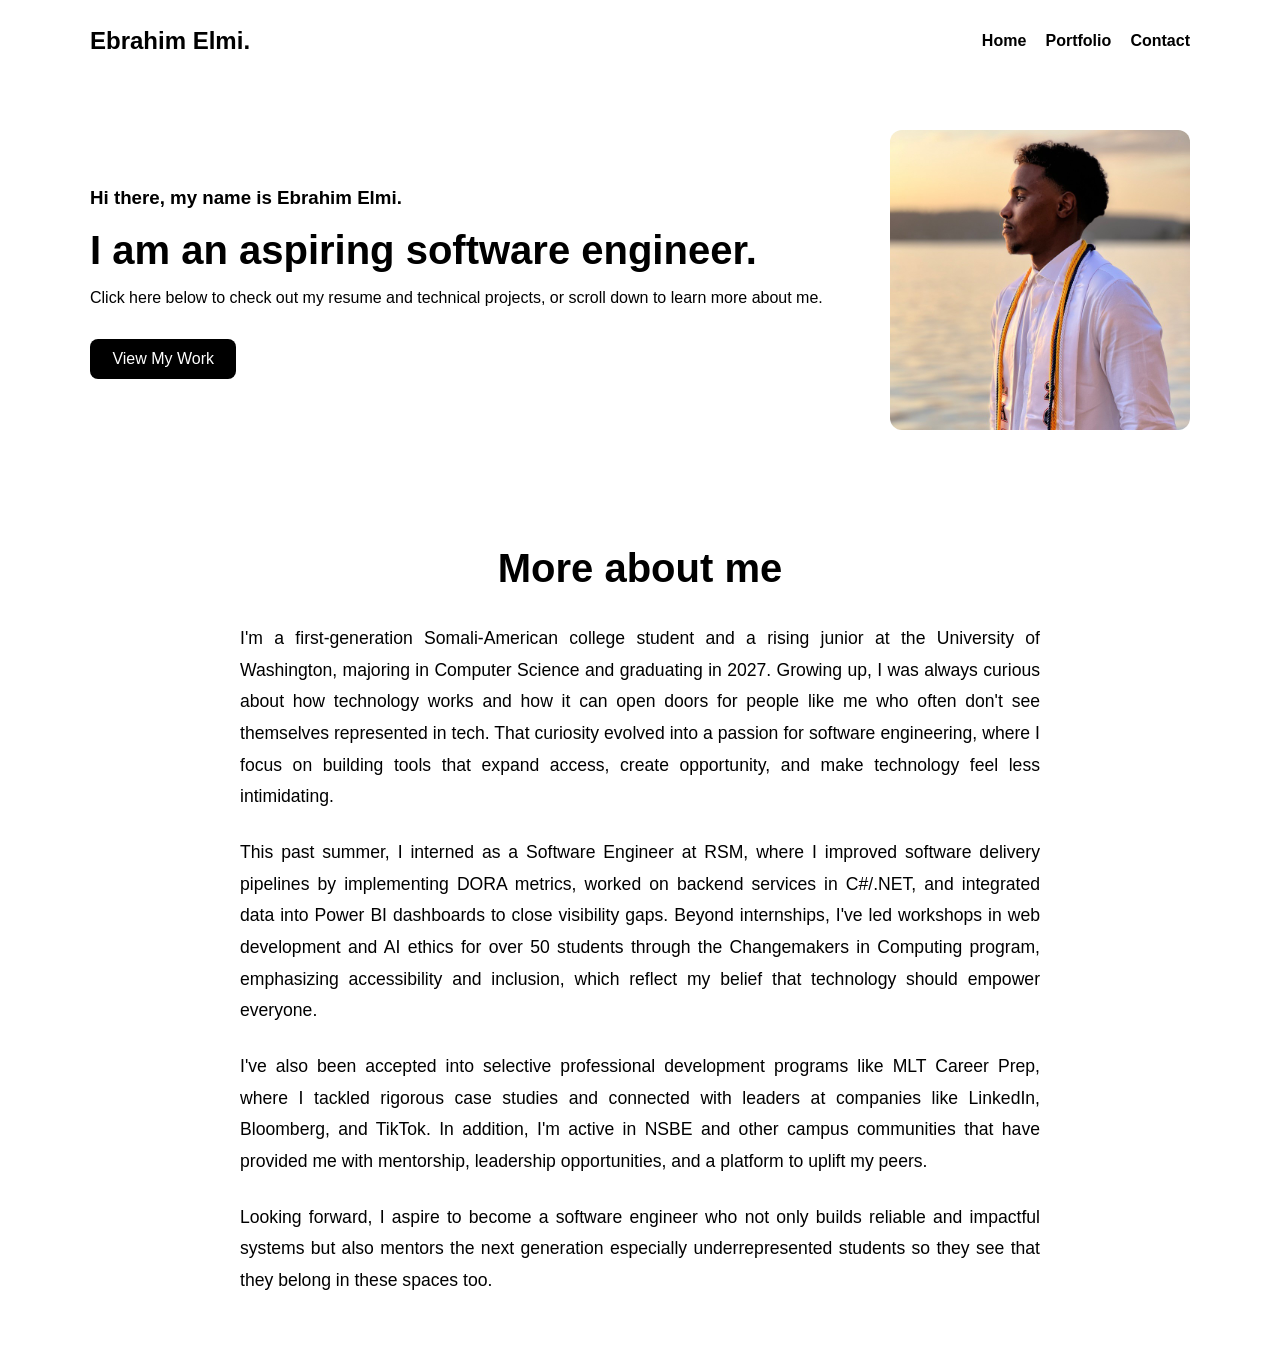
<file: index.html>
<!DOCTYPE html>
<html lang="en">
<head>
  <meta charset="UTF-8" />
  <meta name="viewport" content="width=device-width, initial-scale=1" />
  <title>Ebrahim Elmi — Portfolio</title>
  <link rel="stylesheet" href="styles.css?v=2" />
</head>
<body>
  <header>
    <nav class="nav container">
      <a href="index.html" class="logo">Ebrahim Elmi<span>.</span></a>
      <ul class="nav-links">
        <li><a href="index.html">Home</a></li>
        <li><a href="portfolio.html">Portfolio</a></li>
        <li><a href="contact.html">Contact</a></li>
      </ul>
    </nav>
  </header>

  <section class="hero container">
    <div class="hero-text">
      <h3>Hi there, my name is Ebrahim Elmi.</h3>
      <h1>I am <span class="accent">an aspiring software engineer.</span></h1>
      <p>Click here below to check out my resume and technical projects, or scroll down to learn more about me.</p>
      <a href="portfolio.html" class="btn">View My Work</a>
    </div>
    <div class="hero-img">
      <img src="images/profile.png" alt="Photo of Ebrahim Elmi" />
    </div>
  </section>

  <section class="about container">
    <h2>More about me</h2>
    <div class="about-content">
      <p>I'm a first-generation Somali-American college student and a rising junior at the University of Washington, majoring in Computer Science and graduating in 2027. Growing up, I was always curious about how technology works and how it can open doors for people like me who often don't see themselves represented in tech. That curiosity evolved into a passion for software engineering, where I focus on building tools that expand access, create opportunity, and make technology feel less intimidating.</p>
      
      <p>This past summer, I interned as a Software Engineer at RSM, where I improved software delivery pipelines by implementing DORA metrics, worked on backend services in C#/.NET, and integrated data into Power BI dashboards to close visibility gaps. Beyond internships, I've led workshops in web development and AI ethics for over 50 students through the Changemakers in Computing program, emphasizing accessibility and inclusion, which reflect my belief that technology should empower everyone.</p>
      
      <p>I've also been accepted into selective professional development programs like MLT Career Prep, where I tackled rigorous case studies and connected with leaders at companies like LinkedIn, Bloomberg, and TikTok. In addition, I'm active in NSBE and other campus communities that have provided me with mentorship, leadership opportunities, and a platform to uplift my peers.</p>
      
      <p>Looking forward, I aspire to become a software engineer who not only builds reliable and impactful systems but also mentors the next generation especially underrepresented students so they see that they belong in these spaces too.</p>
    </div>
  </section>
</body>
</html>
</file>
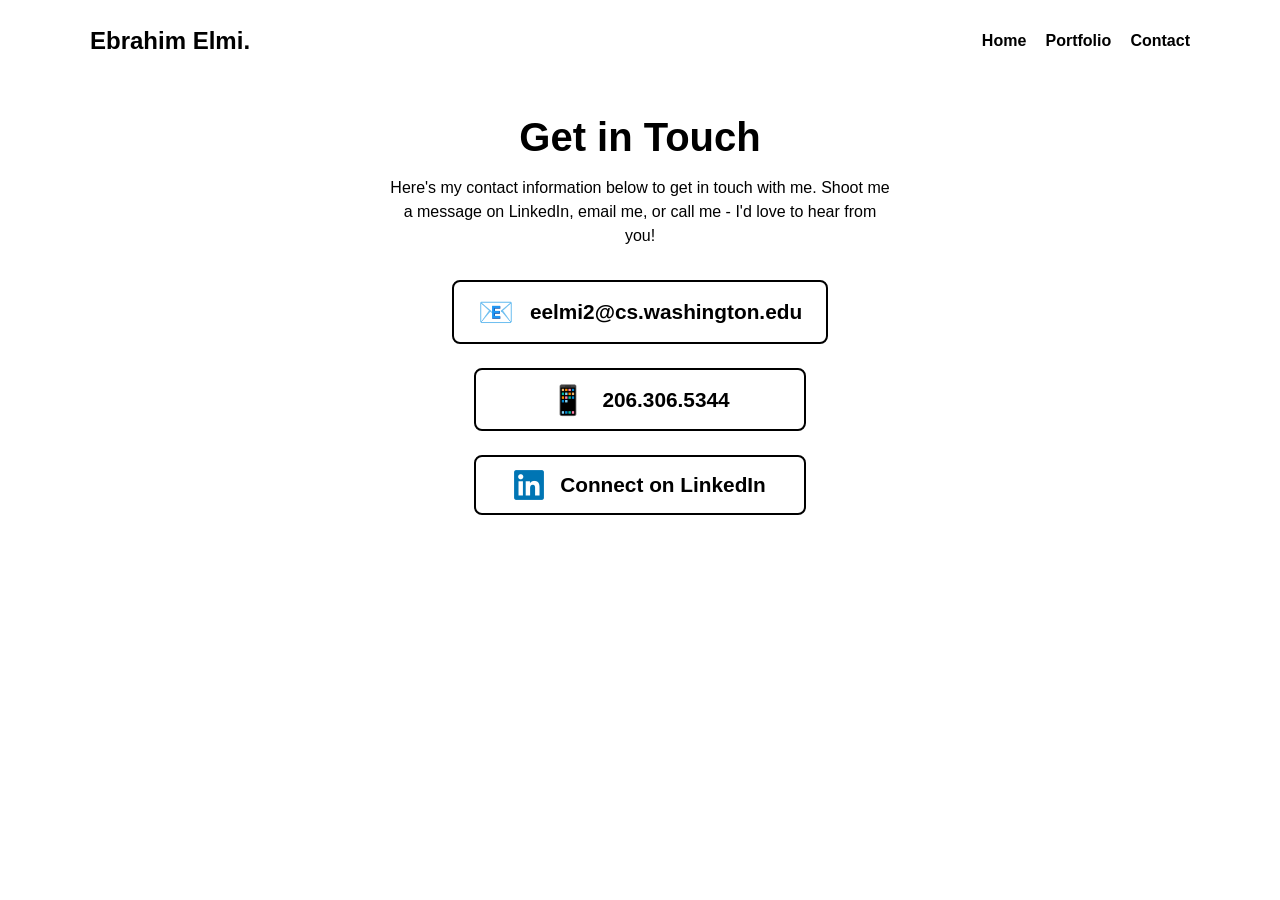
<file: contact.html>
<!DOCTYPE html>
<html lang="en">
<head>
  <meta charset="UTF-8" />
  <meta name="viewport" content="width=device-width, initial-scale=1" />
  <title>Ebrahim Elmi — Contact</title>
  <link rel="stylesheet" href="styles.css?v=2" />
</head>
<body>
  <header>
    <nav class="nav container">
      <a href="index.html" class="logo">Ebrahim Elmi<span>.</span></a>
      <ul class="nav-links">
        <li><a href="index.html">Home</a></li>
        <li><a href="portfolio.html">Portfolio</a></li>
        <li><a href="contact.html">Contact</a></li>
      </ul>
    </nav>
  </header>

  <section class="container">
    <div class="contact-content">
      <h2>Get in Touch</h2>
      <p class="contact-intro">Here's my contact information below to get in touch with me. Shoot me a message on LinkedIn, email me, or call me - I'd love to hear from you!</p>
      
      <div class="contact-links">
        <a href="mailto:eelmi2@cs.washington.edu" class="contact-link" title="Send me an email">
          <span class="contact-emoji">📧</span>
          <span class="contact-text">eelmi2@cs.washington.edu</span>
        </a>
        
        <a href="tel:206.306.5344" class="contact-link" title="Call me">
          <span class="contact-emoji">📱</span>
          <span class="contact-text">206.306.5344</span>
        </a>
        
        <a href="https://www.linkedin.com/in/ebrahimelmi/" target="_blank" class="contact-link" title="Connect on LinkedIn">
          <img src="images/linkedin-logo.png" alt="LinkedIn" class="contact-image" />
          <span class="contact-text">Connect on LinkedIn</span>
        </a>
      </div>
    </div>
  </section>
</body>
</html>
</file>
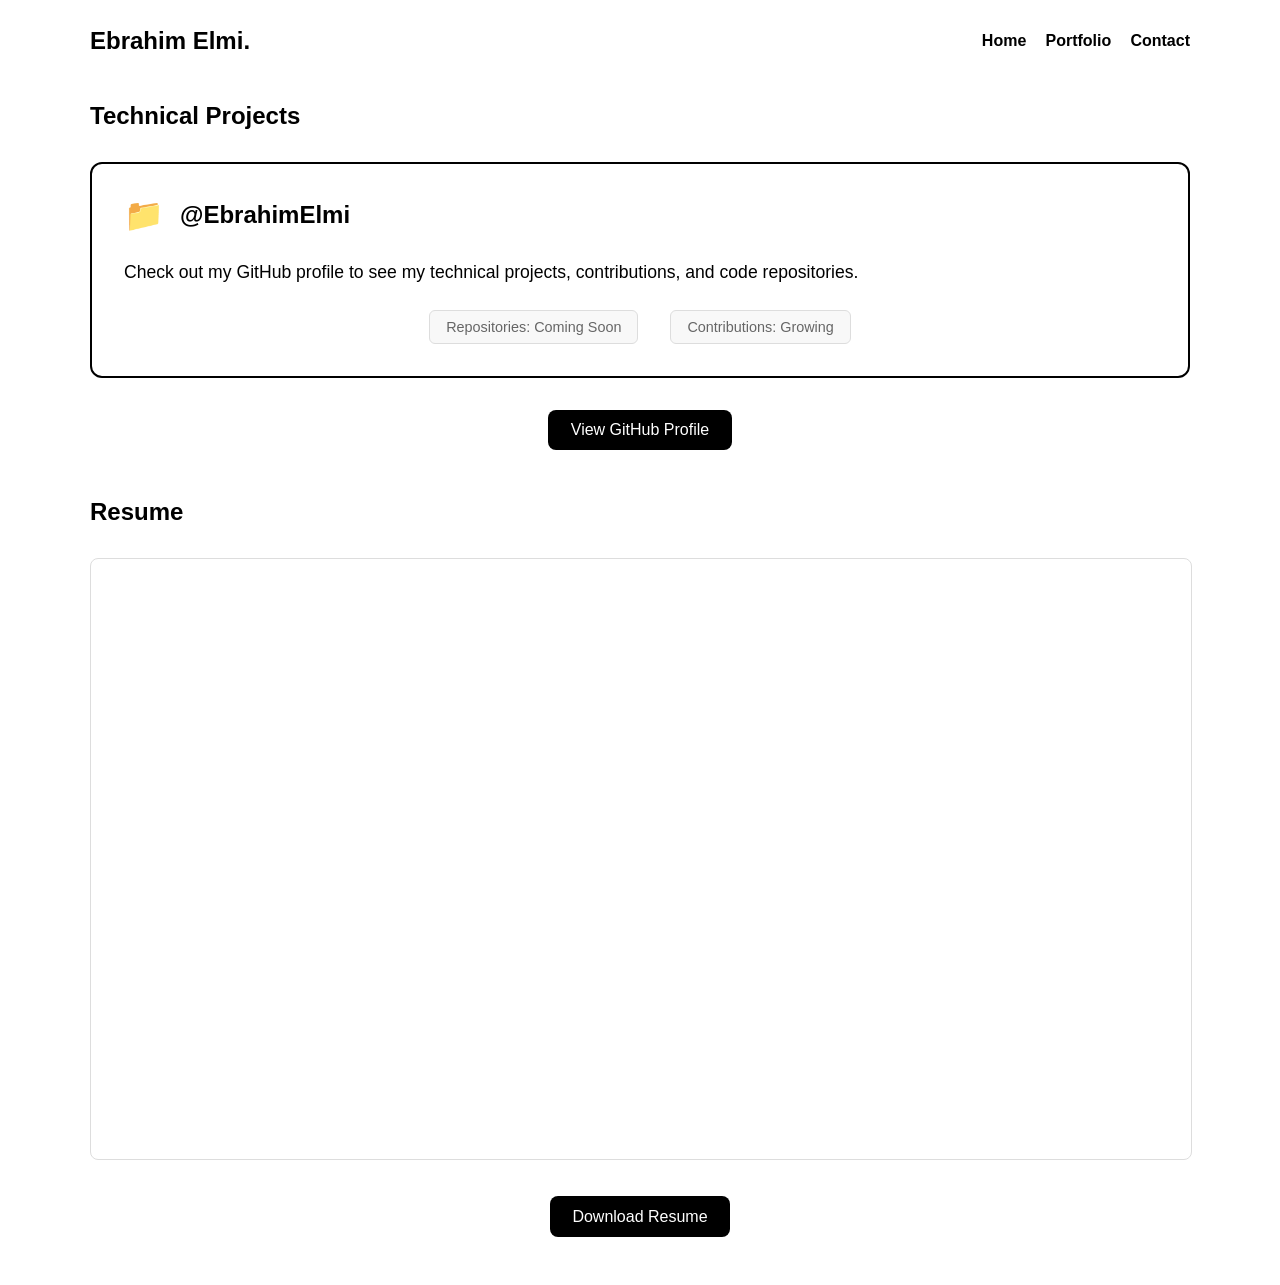
<file: portfolio.html>
<!DOCTYPE html>
<html lang="en">
<head>
  <meta charset="UTF-8" />
  <meta name="viewport" content="width=device-width, initial-scale=1" />
  <title>Ebrahim Elmi — Portfolio</title>
  <link rel="stylesheet" href="styles.css?v=2" />
</head>
<body>
  <header>
    <nav class="nav container">
      <a href="index.html" class="logo">Ebrahim Elmi<span>.</span></a>
      <ul class="nav-links">
        <li><a href="index.html">Home</a></li>
        <li><a href="portfolio.html">Portfolio</a></li>
        <li><a href="contact.html">Contact</a></li>
      </ul>
    </nav>
  </header>

  <section class="container">
    <h2>Technical Projects</h2>
    <div class="github-container">
      <div class="github-preview">
        <div class="github-header">
          <span class="github-icon">📁</span>
          <span class="github-username">@EbrahimElmi</span>
        </div>
        <div class="github-content">
          <p>Check out my GitHub profile to see my technical projects, contributions, and code repositories.</p>
          <div class="github-stats">
            <span class="stat">Repositories: Coming Soon</span>
            <span class="stat">Contributions: Growing</span>
          </div>
        </div>
      </div>
      <div class="github-actions">
        <a class="btn" href="https://github.com/EbrahimElmi" target="_blank">View GitHub Profile</a>
      </div>
    </div>
    
    <h2>Resume</h2>
    <div class="resume-container">
      <iframe src="assets/Resume.pdf" width="100%" height="600px" style="border: 1px solid #ddd; border-radius: 8px;"></iframe>
      <div class="resume-actions">
        <a class="btn" href="assets/Resume.pdf" target="_blank">Download Resume</a>
      </div>
    </div>
  </section>
</body>
</html>
</file>
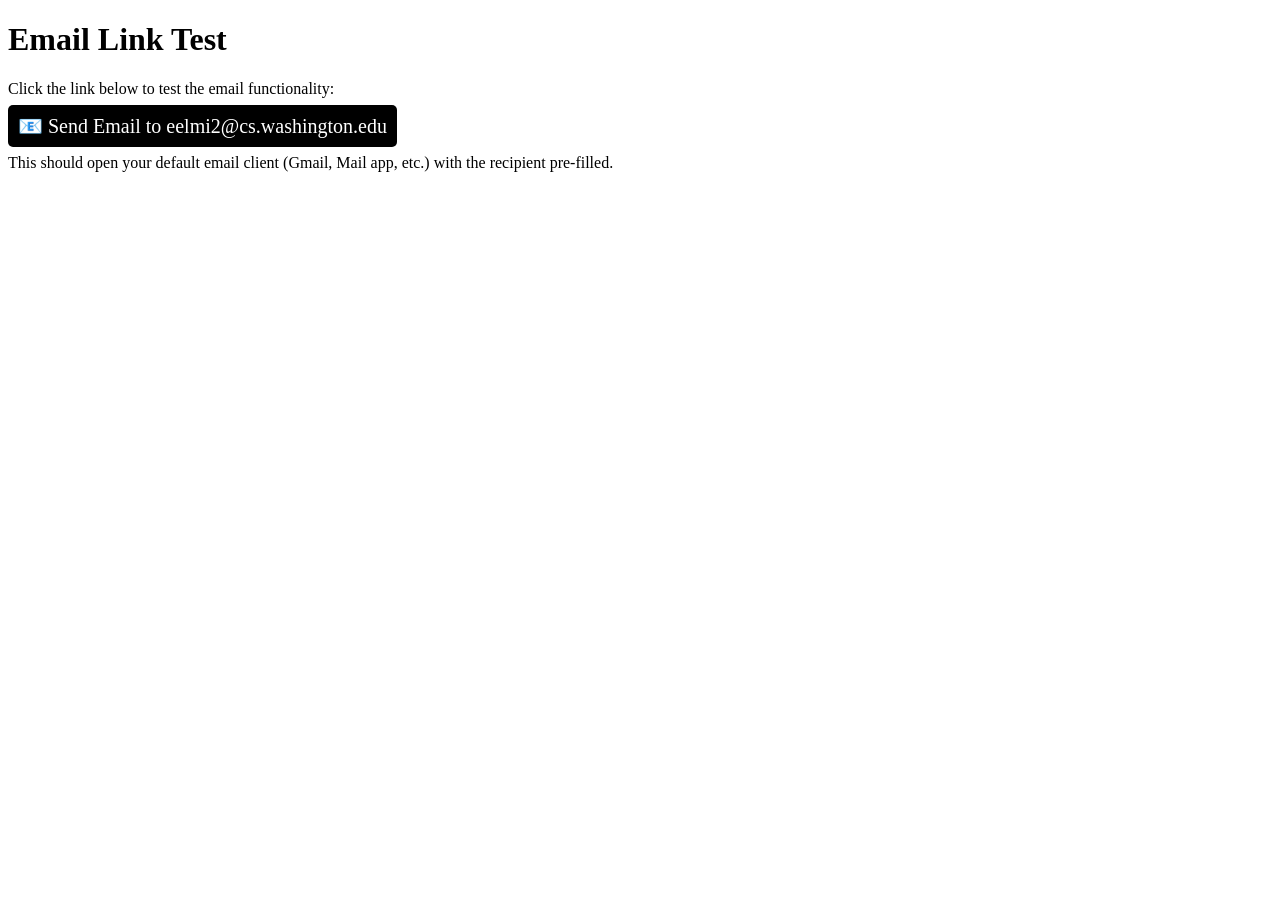
<file: test-email.html>
<!DOCTYPE html>
<html lang="en">
<head>
    <meta charset="UTF-8">
    <meta name="viewport" content="width=device-width, initial-scale=1.0">
    <title>Email Test</title>
</head>
<body>
    <h1>Email Link Test</h1>
    <p>Click the link below to test the email functionality:</p>
    
    <a href="mailto:eelmi2@cs.washington.edu" style="font-size: 20px; padding: 10px; background: black; color: white; text-decoration: none; border-radius: 5px;">
        📧 Send Email to eelmi2@cs.washington.edu
    </a>
    
    <p>This should open your default email client (Gmail, Mail app, etc.) with the recipient pre-filled.</p>
</body>
</html>
</file>
<file: styles.css>
body { 
  font-family: Arial, sans-serif; 
  margin: 0; 
  padding: 0; 
  background: #ffffff !important; 
  color: #000000 !important; 
}

.container { 
  width: 90%; 
  max-width: 1100px; 
  margin: auto; 
}

.nav { 
  display: flex; 
  justify-content: space-between; 
  align-items: center; 
  padding: 1rem 0; 
}

.logo { 
  font-weight: bold; 
  font-size: 1.5rem; 
  color: #000000 !important; 
  text-decoration: none; 
}

.nav-links { 
  list-style: none; 
  display: flex; 
  gap: 1.2rem; 
}

.nav-links a { 
  text-decoration: none; 
  color: #000000 !important; 
  font-weight: 600; 
}

.hero { 
  display: flex; 
  justify-content: space-between; 
  align-items: center; 
  padding: 3rem 0; 
}

.hero-text h1 { 
  font-size: 2.5rem; 
  margin: 0.2rem 0; 
  color: #000000 !important; 
}

.hero-text h3 {
  color: #000000 !important;
}

.hero-text p {
  color: #000000 !important;
}

.accent { 
  color: #000000 !important; 
}

.btn { 
  background: #000000 !important; 
  color: #ffffff !important; 
  padding: 0.7rem 1.4rem; 
  border-radius: 8px; 
  text-decoration: none; 
  display: inline-block; 
  margin: 1rem 0; 
  border: none; 
  cursor: pointer; 
  font-size: 1rem; 
}

.btn:hover {
  background: #333333 !important;
}

.hero-img img { 
  max-width: 300px; 
  border-radius: 12px; 
}

.grid { 
  display: grid; 
  grid-template-columns: repeat(auto-fit, minmax(250px, 1fr)); 
  gap: 1rem; 
  margin-bottom: 3rem; 
}

/* Resume section styling */
.resume-container {
  margin: 2rem 0;
}

.resume-actions {
  text-align: center;
  margin-top: 1rem;
}

/* GitHub section styling */
.github-container {
  margin: 2rem 0;
}

.github-preview {
  border: 2px solid #000000;
  border-radius: 12px;
  padding: 2rem;
  background: #ffffff;
  margin-bottom: 1rem;
}

.github-header {
  display: flex;
  align-items: center;
  gap: 1rem;
  margin-bottom: 1.5rem;
}

.github-icon {
  font-size: 2rem;
}

.github-username {
  font-size: 1.5rem;
  font-weight: bold;
  color: #000000 !important;
}

.github-content p {
  font-size: 1.1rem;
  line-height: 1.6;
  margin-bottom: 1.5rem;
  color: #000000 !important;
}

.github-stats {
  display: flex;
  gap: 2rem;
  justify-content: center;
}

.stat {
  background: #f8f8f8;
  padding: 0.5rem 1rem;
  border-radius: 6px;
  font-size: 0.9rem;
  color: #666666 !important;
  border: 1px solid #ddd;
}

.github-actions {
  text-align: center;
  margin-top: 1rem;
}

/* About section styling */
.about {
  margin: 4rem auto;
  max-width: 800px;
}

.about h2 {
  font-size: 2.5rem;
  margin-bottom: 2rem;
  color: #000000 !important;
  text-align: center;
}

.about-content {
  line-height: 1.8;
}

.about-content p {
  margin-bottom: 1.5rem;
  color: #000000 !important;
  font-size: 1.1rem;
  text-align: justify;
}

.about-content p:last-child {
  margin-bottom: 0;
}

/* Contact page styling */
.contact-content {
  max-width: 500px;
  margin: 2rem auto;
  text-align: center;
}

.contact-content h2 {
  font-size: 2.5rem;
  margin-bottom: 1rem;
  color: #000000 !important;
}

.contact-intro {
  font-size: 1rem;
  line-height: 1.5;
  margin-bottom: 2rem;
  color: #000000 !important;
}

.contact-links {
  display: flex;
  flex-direction: column;
  gap: 1.5rem;
  align-items: center;
}

.contact-link {
  display: flex;
  align-items: center;
  gap: 1rem;
  padding: 0.8rem 1.5rem;
  border: 2px solid #000000;
  border-radius: 8px;
  text-decoration: none;
  color: #000000 !important;
  font-size: 1.1rem;
  font-weight: 600;
  transition: all 0.3s ease;
  background: #ffffff;
  min-width: 280px;
  justify-content: center;
}

.contact-link:hover {
  background: #000000;
  color: #ffffff !important;
  transform: translateY(-2px);
  box-shadow: 0 4px 12px rgba(0,0,0,0.2);
}

.contact-emoji {
  font-size: 1.8rem;
}

.contact-image {
  width: 30px;
  height: 30px;
  object-fit: contain;
}

.contact-text {
  font-size: 1.3rem;
  font-weight: 600;
}

/* Responsive design */
@media (max-width: 768px) {
  .contact-content h2 {
    font-size: 2rem;
  }
  
  .contact-intro {
    font-size: 0.9rem;
  }
  
  .contact-link {
    min-width: 250px;
    padding: 0.6rem 1.2rem;
  }
  
  .contact-emoji {
    font-size: 1.5rem;
  }
  
  .contact-image {
    width: 25px;
    height: 25px;
  }
  
  .contact-text {
    font-size: 1.1rem;
  }
}

/* Additional rules to ensure black and white theme */
h1, h2, h3, h4, h5, h6 {
  color: #000000 !important;
}

p, span, div {
  color: #000000 !important;
}

a {
  color: #000000 !important;
}

a:hover {
  color: #333333 !important;
}

/* Override any potential green colors */
* {
  color: #000000 !important;
}

.logo span {
  color: #000000 !important;
}
</file>
